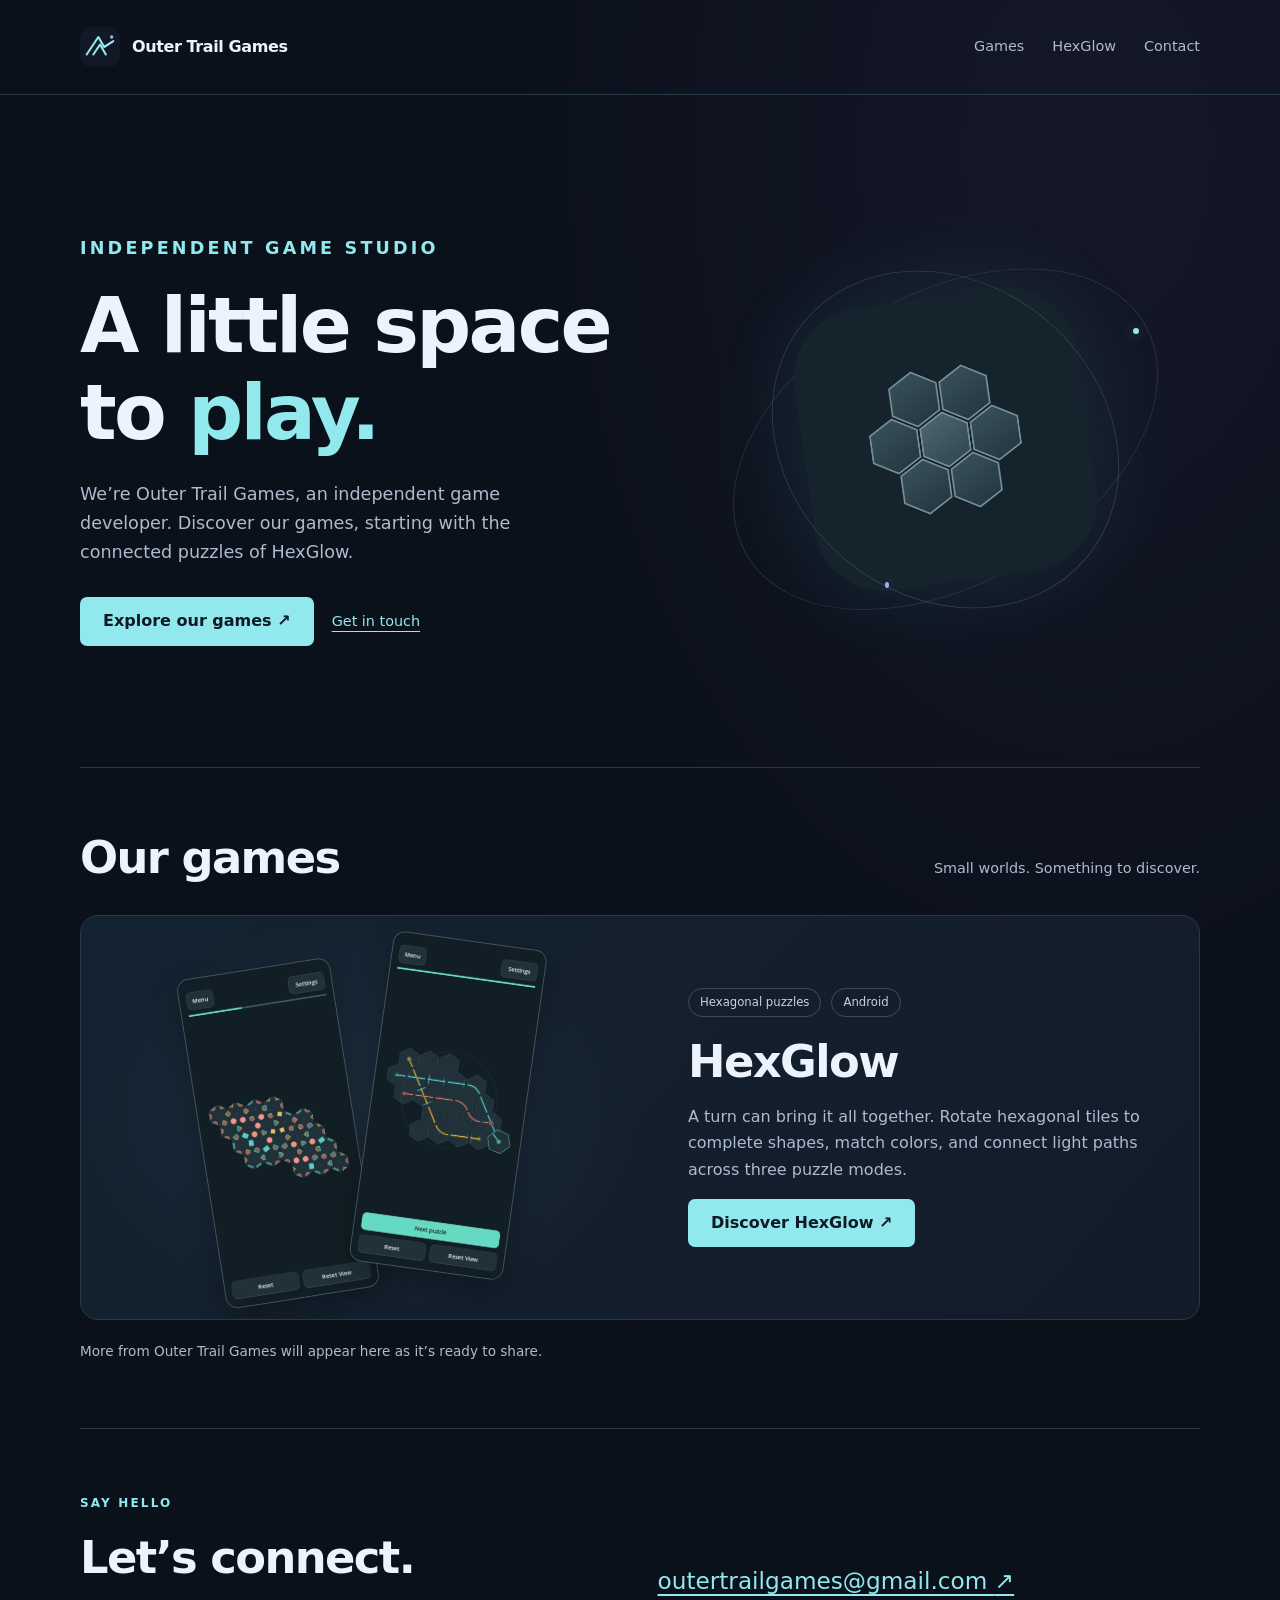
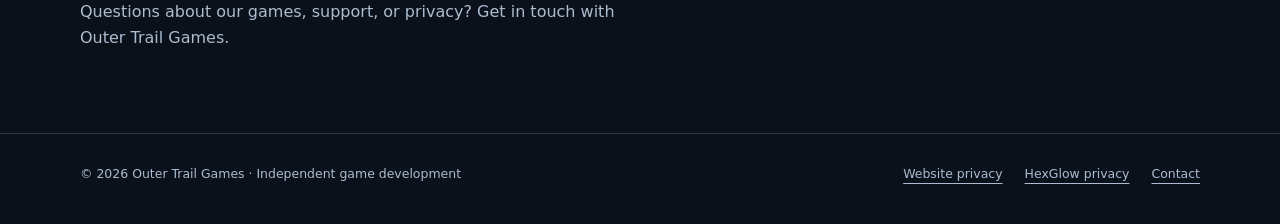
<file: index.html>
<!doctype html>
<html lang="en">
<head>
<meta charset="utf-8">
<meta name="viewport" content="width=device-width, initial-scale=1">
<title>Outer Trail Games — Independent games</title>
<meta name="description" content="Independent games from Outer Trail Games. Explore HexGlow, a hexagonal tile puzzle game with Form, Match, and Flow modes.">
<meta name="robots" content="index, follow">
<meta name="theme-color" content="#0b111b">
<link rel="canonical" href="https://outertrailgames.github.io/">
<meta property="og:type" content="website">
<meta property="og:title" content="Outer Trail Games — Independent games">
<meta property="og:description" content="Independent games from Outer Trail Games. Explore HexGlow, a hexagonal tile puzzle game with Form, Match, and Flow modes.">
<meta property="og:url" content="https://outertrailgames.github.io/">
<meta property="og:site_name" content="Outer Trail Games">
<link rel="icon" href="/assets/mark.svg" type="image/svg+xml">
<link rel="stylesheet" href="/assets/style.css">
</head>
<body><a class="skip" href="#main">Skip to content</a>
<header class="site-header">
<div class="wrap header-inner"><a class="brand" href="/"><img src="/assets/mark.svg" alt="" width="40" height="40">Outer Trail Games</a>
<nav aria-label="Main navigation"><a href="/#games">Games</a><a href="/hexglow/">HexGlow</a><a href="/#contact">Contact</a>
</nav>
</div>
</header>
<main id="main">
<div class="wrap">
<section class="hero" aria-labelledby="intro">
<div>
<p class="eyebrow">Independent game studio</p>
<h1 id="intro">A little space<br>to <span class="accent">play.</span>
</h1>
<p>We’re Outer Trail Games, an independent game developer. Discover our games, starting with the connected puzzles of HexGlow.</p>
<div class="actions"><a class="button" href="#games">Explore our games <span aria-hidden="true">&nbsp;&#8599;</span></a><a class="quiet-link" href="#contact">Get in touch</a>
</div>
</div>
<div class="orbit" aria-hidden="true"><img src="/assets/images/hexglow-icon.png" alt="" width="512" height="512"><span class="star"></span><span class="star two"></span>
</div>
</section>
<section class="section" id="games" aria-labelledby="games-title">
<div class="section-heading">
<h2 id="games-title">Our games</h2>
<p>Small worlds. Something to discover.</p>
</div>
<article class="game-card">
<div class="game-art"><img src="/assets/images/shapes.png" alt="HexGlow Form puzzle with fragments at tile corners" width="390" height="844" loading="lazy"><img src="/assets/images/light.png" alt="HexGlow Flow puzzle with connected glowing paths" width="390" height="844" loading="lazy">
</div>
<div class="game-info">
<div class="tags"><span class="tag">Hexagonal puzzles</span><span class="tag">Android</span>
</div>
<h3>HexGlow</h3>
<p>A turn can bring it all together. Rotate hexagonal tiles to complete shapes, match colors, and connect light paths across three puzzle modes.</p><a class="button" href="/hexglow/">Discover HexGlow <span aria-hidden="true">&nbsp;&#8599;</span></a>
</div>
</article><!-- Future games: add another article.game-card here once there is an approved public announcement. See README for Digward. -->
<p class="future">More from Outer Trail Games will appear here as it’s ready to share.</p>
</section>
<section class="section contact" id="contact" aria-labelledby="contact-title">
<div>
<p class="eyebrow">Say hello</p>
<h2 id="contact-title">Let’s connect.</h2>
<p>Questions about our games, support, or privacy? Get in touch with Outer Trail Games.</p>
</div><a class="contact-address" href="mailto:outertrailgames@gmail.com">outertrailgames@gmail.com <span aria-hidden="true">&#8599;</span></a>
</section>
</div>
</main>
<footer>
<div class="wrap footer-inner"><span>&copy; 2026 Outer Trail Games · Independent game development</span>
<div class="footer-links"><a href="/privacy.html">Website privacy</a><a href="/hexglow/privacy.html">HexGlow privacy</a><a href="mailto:outertrailgames@gmail.com">Contact</a>
</div>
</div>
</footer>
</body>
</html>
</file>
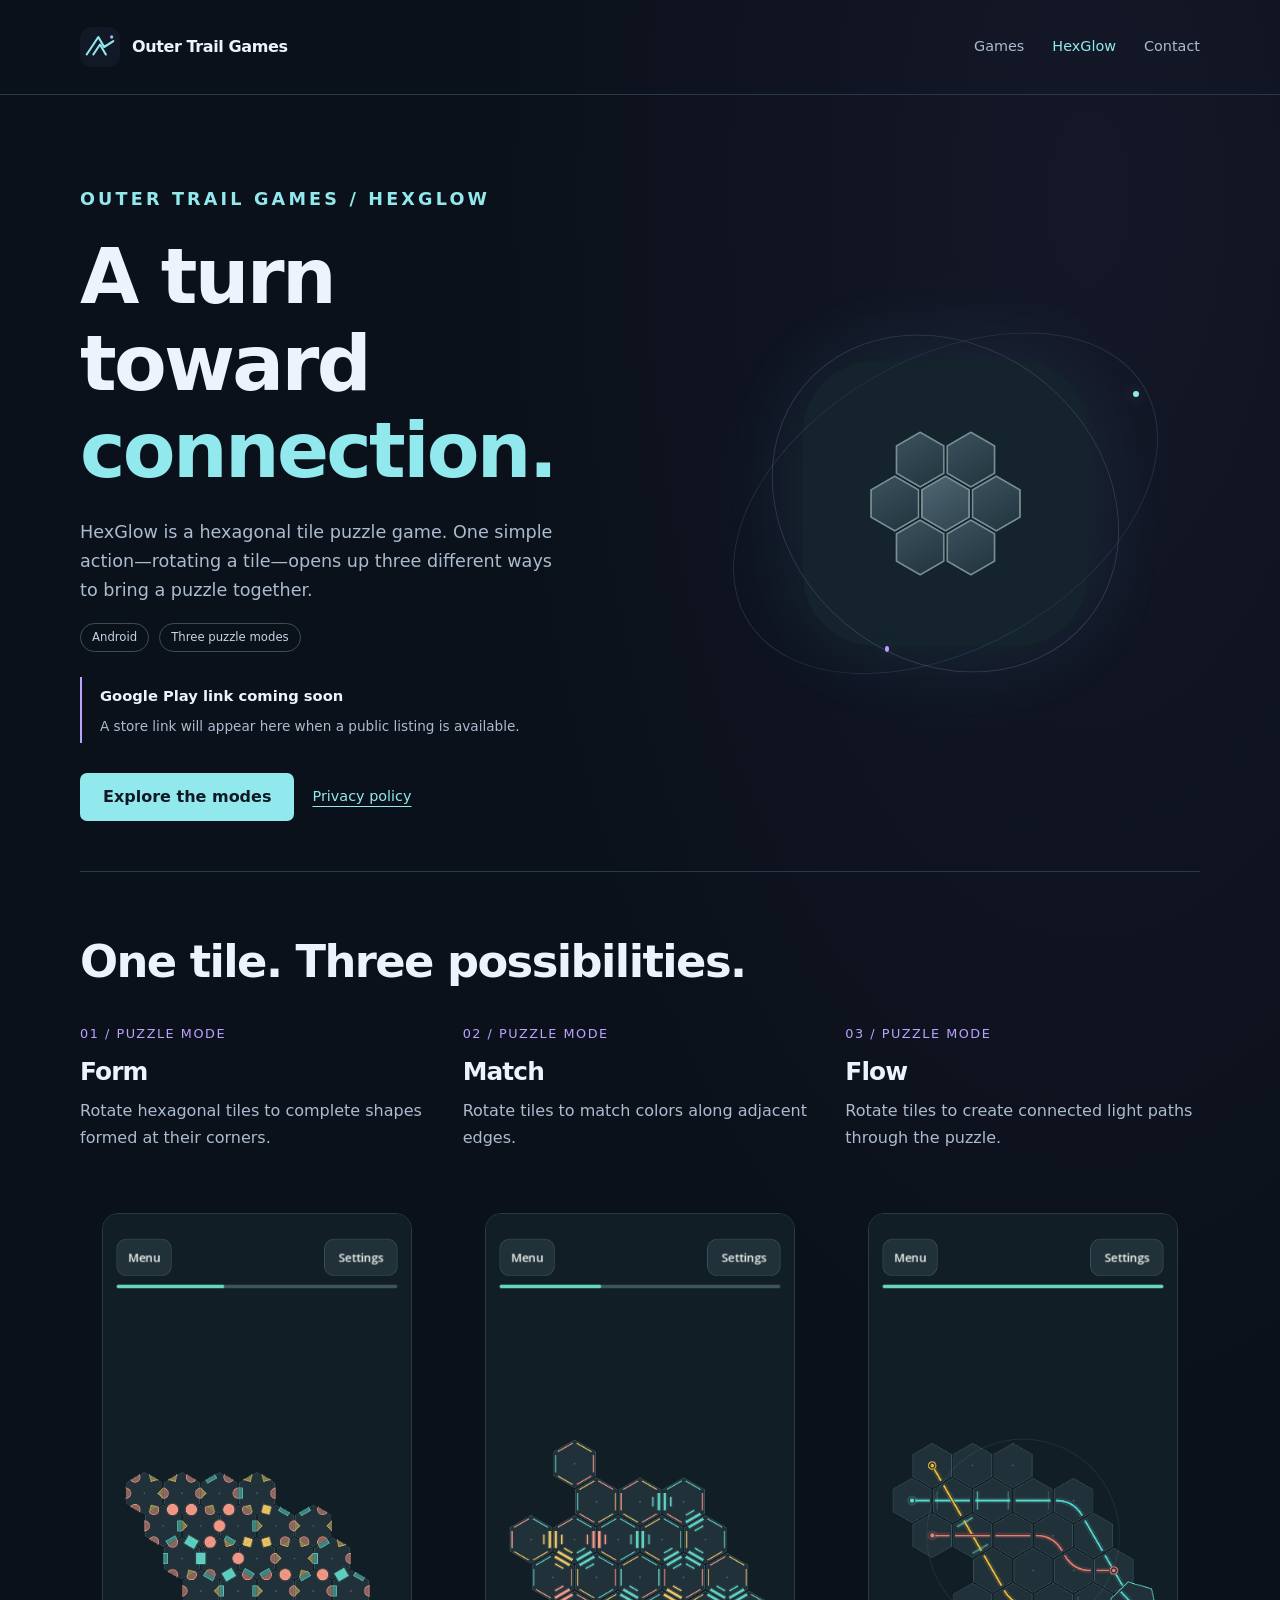
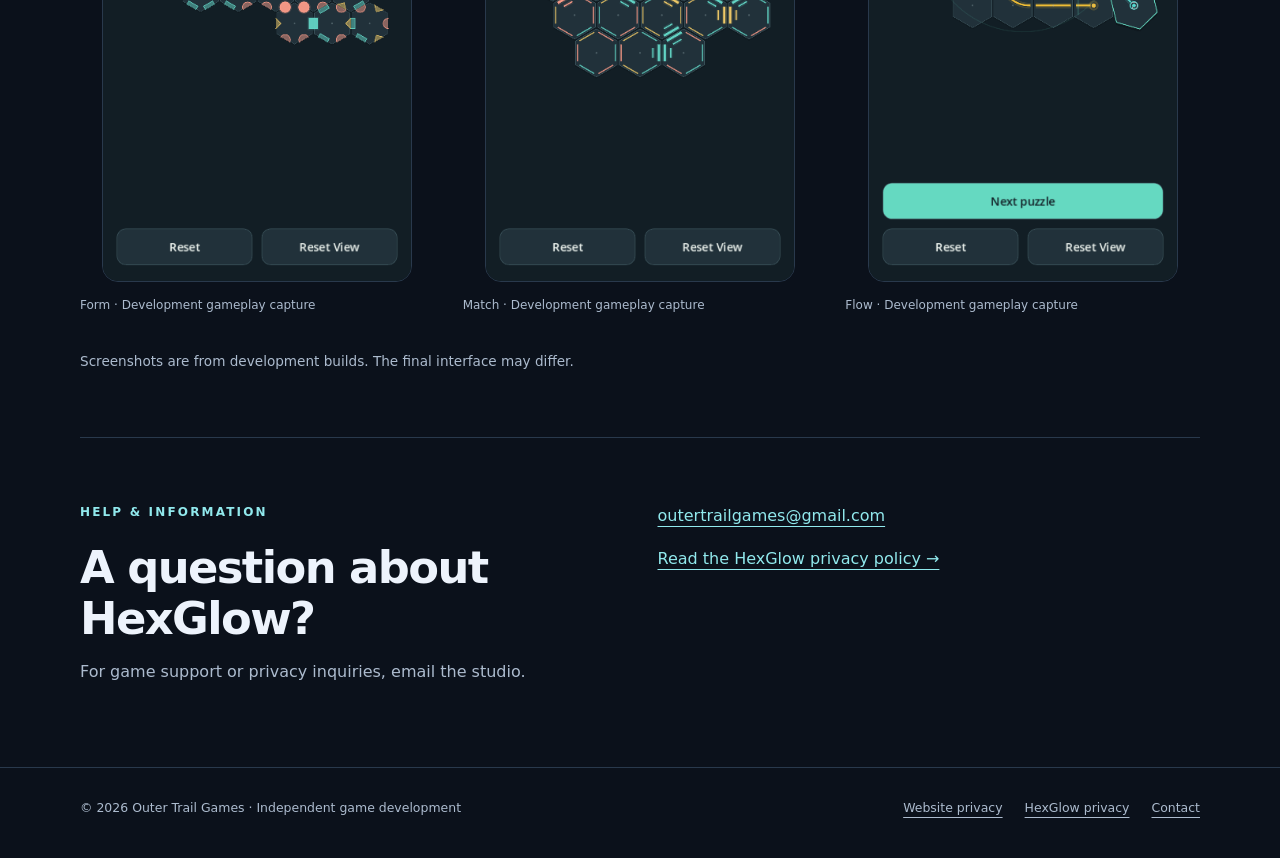
<file: hexglow/index.html>
<!doctype html>
<html lang="en">
<head>
<meta charset="utf-8">
<meta name="viewport" content="width=device-width, initial-scale=1">
<title>HexGlow — Outer Trail Games</title>
<meta name="description" content="Explore HexGlow's Form, Match, and Flow modes: complete corner shapes, match edge colors, and connect light paths.">
<meta name="robots" content="index, follow">
<meta name="theme-color" content="#0b111b">
<link rel="canonical" href="https://outertrailgames.github.io/hexglow/">
<meta property="og:type" content="website">
<meta property="og:title" content="HexGlow — Outer Trail Games">
<meta property="og:description" content="Explore HexGlow's Form, Match, and Flow modes: complete corner shapes, match edge colors, and connect light paths.">
<meta property="og:url" content="https://outertrailgames.github.io/hexglow/">
<meta property="og:site_name" content="Outer Trail Games">
<link rel="icon" href="/assets/mark.svg" type="image/svg+xml">
<link rel="stylesheet" href="/assets/style.css">
</head>
<body><a class="skip" href="#main">Skip to content</a>
<header class="site-header">
<div class="wrap header-inner"><a class="brand" href="/"><img src="/assets/mark.svg" alt="" width="40" height="40">Outer Trail Games</a>
<nav aria-label="Main navigation"><a href="/#games">Games</a><a href="/hexglow/" aria-current="page">HexGlow</a><a href="/#contact">Contact</a>
</nav>
</div>
</header>
<main id="main">
<div class="wrap">
<section class="hero game-hero">
<div>
<p class="eyebrow">Outer Trail Games / HexGlow</p>
<h1>A turn toward<br><span class="accent">connection.</span>
</h1>
<p>HexGlow is a hexagonal tile puzzle game. One simple action—rotating a tile—opens up three different ways to bring a puzzle together.</p>
<div class="tags"><span class="tag">Android</span><span class="tag">Three puzzle modes</span>
</div>
<div class="availability" id="availability"><strong>Google Play link coming soon</strong>
<p>A store link will appear here when a public listing is available.</p>
</div>
<div class="actions"><a href="#modes" class="button">Explore the modes</a><a class="quiet-link" href="/hexglow/privacy.html">Privacy policy</a>
</div>
</div>
<div class="orbit" aria-hidden="true"><img src="/assets/images/hexglow-icon.png" alt="" width="512" height="512"><span class="star"></span><span class="star two"></span>
</div>
</section>
<section id="modes" class="section">
<div class="section-heading">
<h2>One tile. Three possibilities.</h2>
</div>
<div class="modes">
<article class="mode">
<div><span class="mode-number">01 / PUZZLE MODE</span>
<h3>Form</h3>
<p>Rotate hexagonal tiles to complete shapes formed at their corners.</p>
</div>
<figure><img src="/assets/images/shapes.png" alt="Form mode: shape fragments meet at the corners of hexagonal tiles." width="390" height="844" loading="lazy">
<figcaption>Form · Development gameplay capture</figcaption>
</figure>
</article>
<article class="mode">
<div><span class="mode-number">02 / PUZZLE MODE</span>
<h3>Match</h3>
<p>Rotate tiles to match colors along adjacent edges.</p>
</div>
<figure><img src="/assets/images/colors.png" alt="Match mode: colored lines on the adjacent edges of a hexagonal puzzle." width="390" height="844" loading="lazy">
<figcaption>Match · Development gameplay capture</figcaption>
</figure>
</article>
<article class="mode">
<div><span class="mode-number">03 / PUZZLE MODE</span>
<h3>Flow</h3>
<p>Rotate tiles to create connected light paths through the puzzle.</p>
</div>
<figure><img src="/assets/images/light.png" alt="Flow mode: connected cyan, yellow, and coral light paths cross a hexagonal puzzle." width="390" height="844" loading="lazy">
<figcaption>Flow · Development gameplay capture</figcaption>
</figure>
</article>
</div>
<p class="future">Screenshots are from development builds. The final interface may differ.</p>
</section>
<section class="section contact">
<div>
<p class="eyebrow">Help &amp; information</p>
<h2>A question about HexGlow?</h2>
<p>For game support or privacy inquiries, email the studio.</p>
</div>
<div>
<p><a href="mailto:outertrailgames@gmail.com">outertrailgames@gmail.com</a>
</p><a href="/hexglow/privacy.html">Read the HexGlow privacy policy &#8594;</a>
</div>
</section>
</div>
</main>
<footer>
<div class="wrap footer-inner"><span>&copy; 2026 Outer Trail Games · Independent game development</span>
<div class="footer-links"><a href="/privacy.html">Website privacy</a><a href="/hexglow/privacy.html">HexGlow privacy</a><a href="mailto:outertrailgames@gmail.com">Contact</a>
</div>
</div>
</footer>
</body>
</html>
</file>
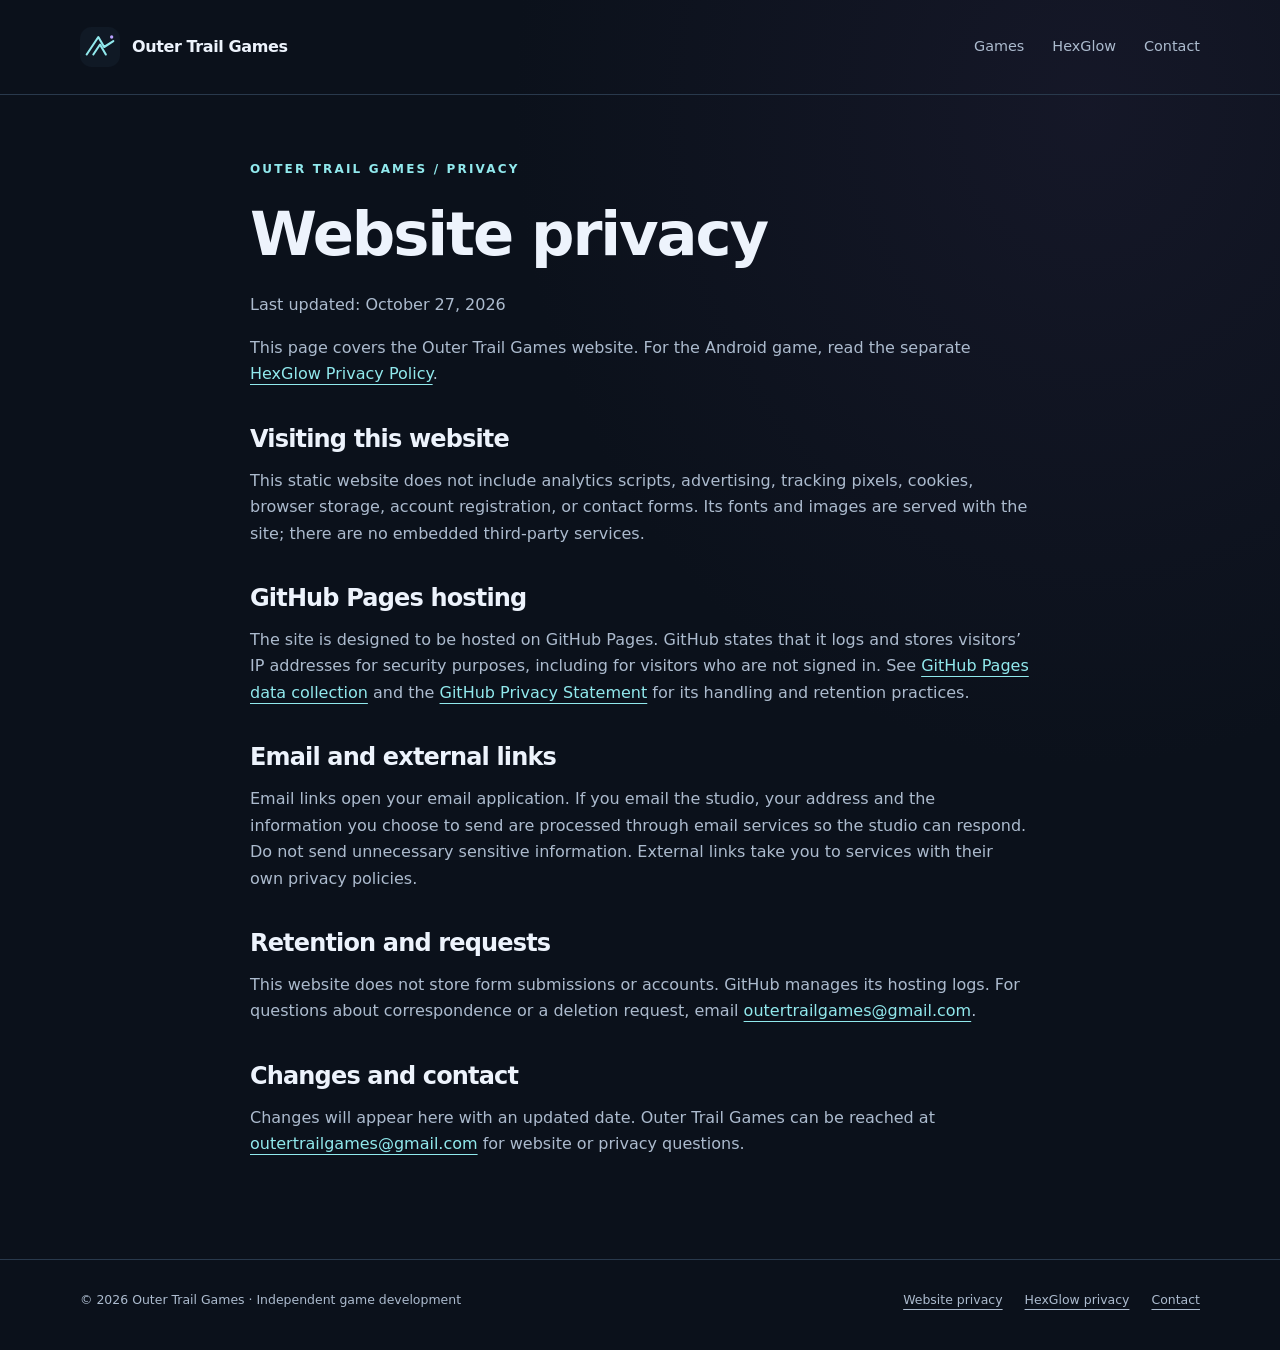
<file: privacy.html>
<!doctype html>
<html lang="en">
<head>
<meta charset="utf-8">
<meta name="viewport" content="width=device-width, initial-scale=1">
<title>Website Privacy — Outer Trail Games</title>
<meta name="description" content="How the Outer Trail Games website handles information, including GitHub Pages hosting and email contact.">
<meta name="robots" content="index, follow">
<meta name="theme-color" content="#0b111b">
<link rel="canonical" href="https://outertrailgames.github.io/privacy.html">
<meta property="og:type" content="website">
<meta property="og:title" content="Website Privacy — Outer Trail Games">
<meta property="og:description" content="How the Outer Trail Games website handles information, including GitHub Pages hosting and email contact.">
<meta property="og:url" content="https://outertrailgames.github.io/privacy.html">
<meta property="og:site_name" content="Outer Trail Games">
<link rel="icon" href="/assets/mark.svg" type="image/svg+xml">
<link rel="stylesheet" href="/assets/style.css">
</head>
<body><a class="skip" href="#main">Skip to content</a>
<header class="site-header">
<div class="wrap header-inner"><a class="brand" href="/"><img src="/assets/mark.svg" alt="" width="40" height="40">Outer Trail Games</a>
<nav aria-label="Main navigation"><a href="/#games">Games</a><a href="/hexglow/">HexGlow</a><a href="/#contact">Contact</a>
</nav>
</div>
</header>
<main id="main">
<article class="wrap document">
<p class="eyebrow">Outer Trail Games / Privacy</p>
<h1>Website privacy</h1>
<p>Last updated: <time datetime="2026-10-27">October 27, 2026</time>
</p>
<p>This page covers the Outer Trail Games website. For the Android game, read the separate <a href="/hexglow/privacy.html">HexGlow Privacy Policy</a>.</p>
<h2>Visiting this website</h2>
<p>This static website does not include analytics scripts, advertising, tracking pixels, cookies, browser storage, account registration, or contact forms. Its fonts and images are served with the site; there are no embedded third-party services.</p>
<h2>GitHub Pages hosting</h2>
<p>The site is designed to be hosted on GitHub Pages. GitHub states that it logs and stores visitors’ IP addresses for security purposes, including for visitors who are not signed in. See <a href="https://docs.github.com/en/pages/getting-started-with-github-pages/what-is-github-pages#data-collection">GitHub Pages data collection</a> and the <a href="https://docs.github.com/en/site-policy/privacy-policies/github-general-privacy-statement">GitHub Privacy Statement</a> for its handling and retention practices.</p>
<h2>Email and external links</h2>
<p>Email links open your email application. If you email the studio, your address and the information you choose to send are processed through email services so the studio can respond. Do not send unnecessary sensitive information. External links take you to services with their own privacy policies.</p>
<h2>Retention and requests</h2>
<p>This website does not store form submissions or accounts. GitHub manages its hosting logs. For questions about correspondence or a deletion request, email <a href="mailto:outertrailgames@gmail.com">outertrailgames@gmail.com</a>.</p>
<h2>Changes and contact</h2>
<p>Changes will appear here with an updated date. Outer Trail Games can be reached at <a href="mailto:outertrailgames@gmail.com">outertrailgames@gmail.com</a> for website or privacy questions.</p>
</article>
</main>
<footer>
<div class="wrap footer-inner"><span>&copy; 2026 Outer Trail Games · Independent game development</span>
<div class="footer-links"><a href="/privacy.html">Website privacy</a><a href="/hexglow/privacy.html">HexGlow privacy</a><a href="mailto:outertrailgames@gmail.com">Contact</a>
</div>
</div>
</footer>
</body>
</html>
</file>
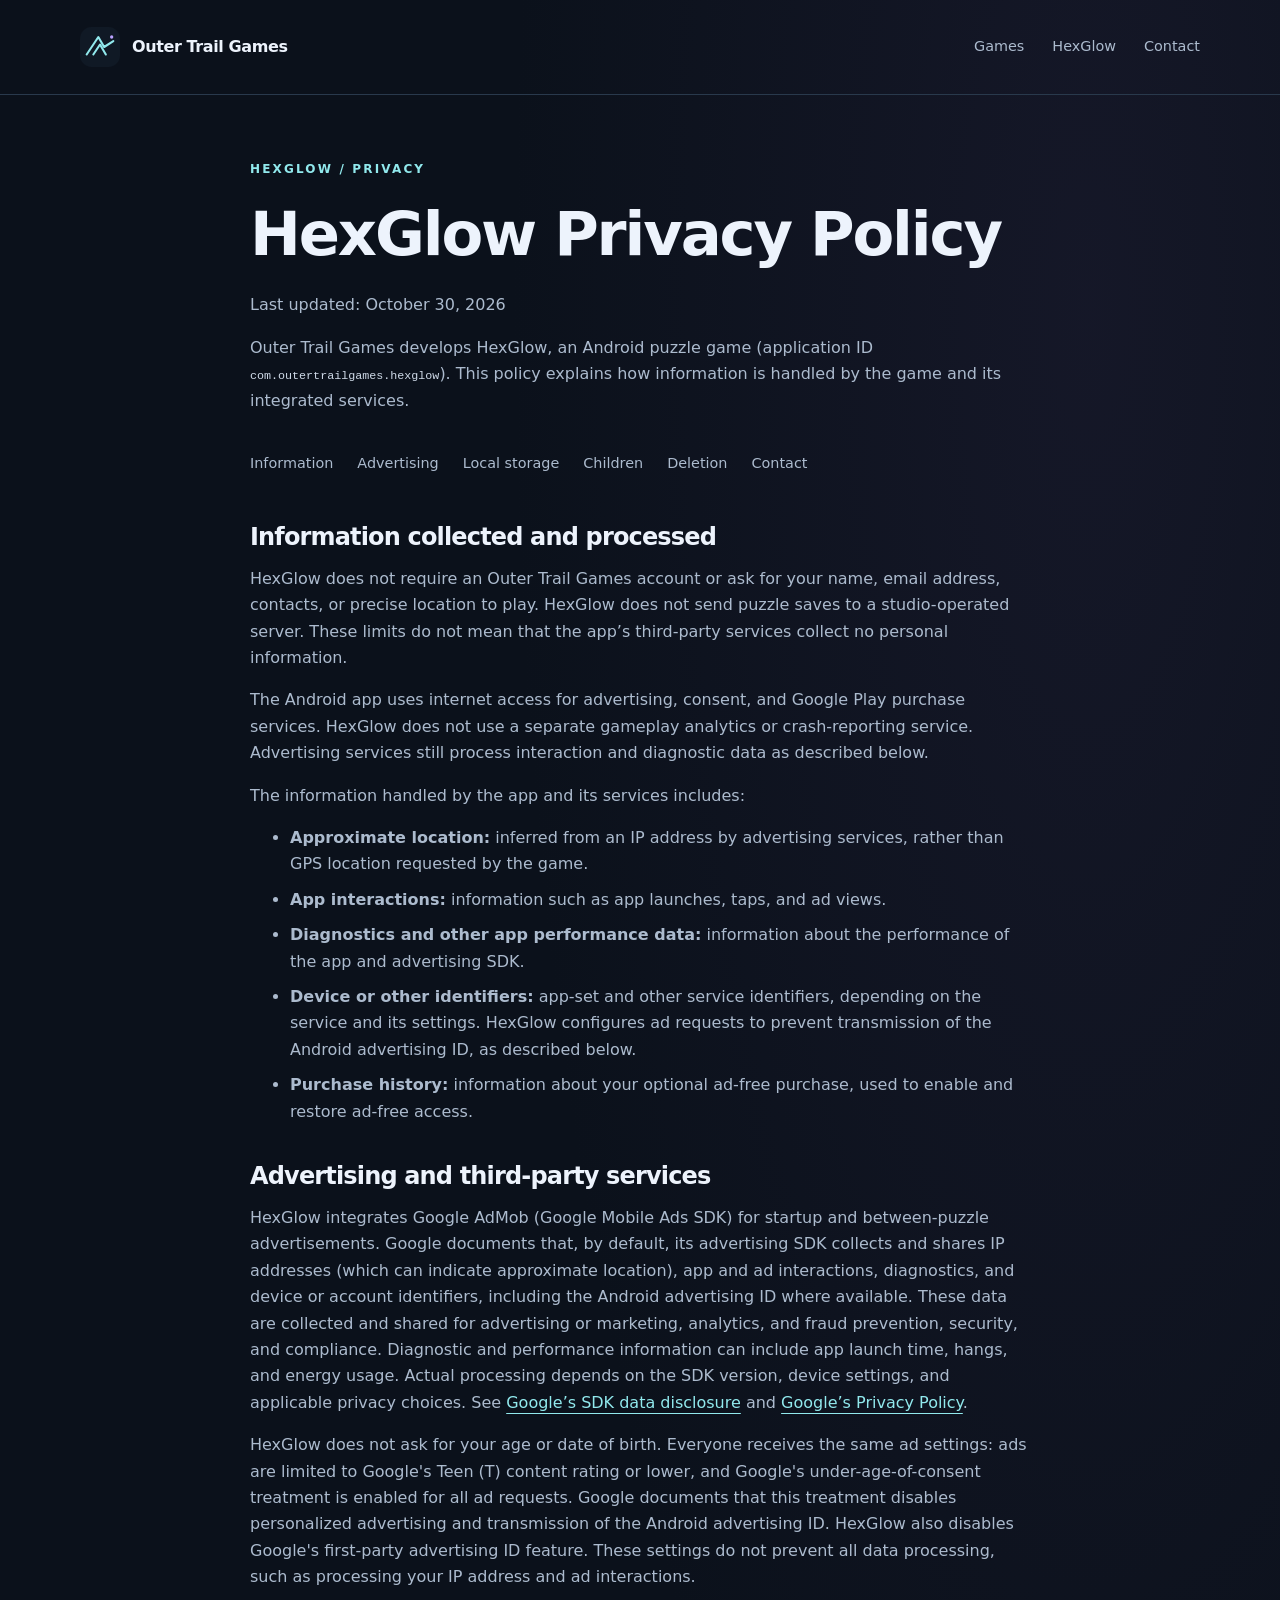
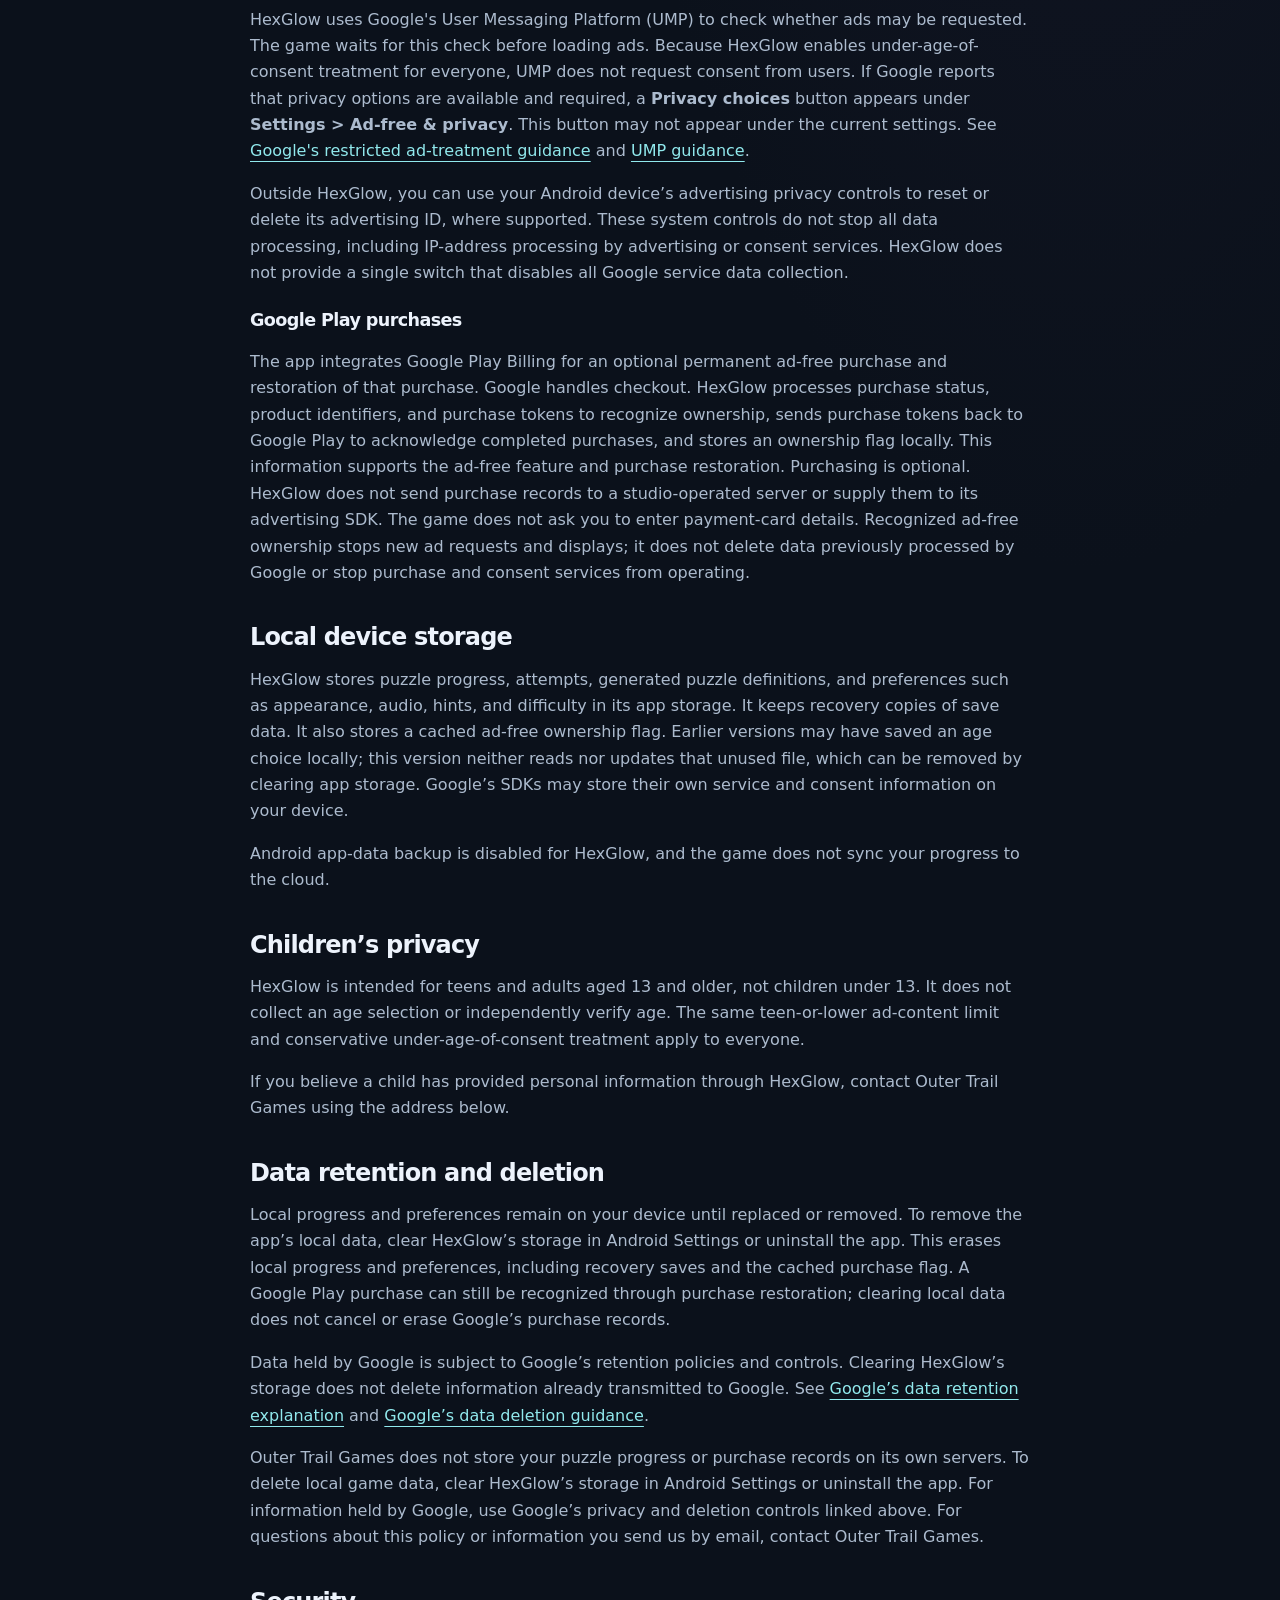
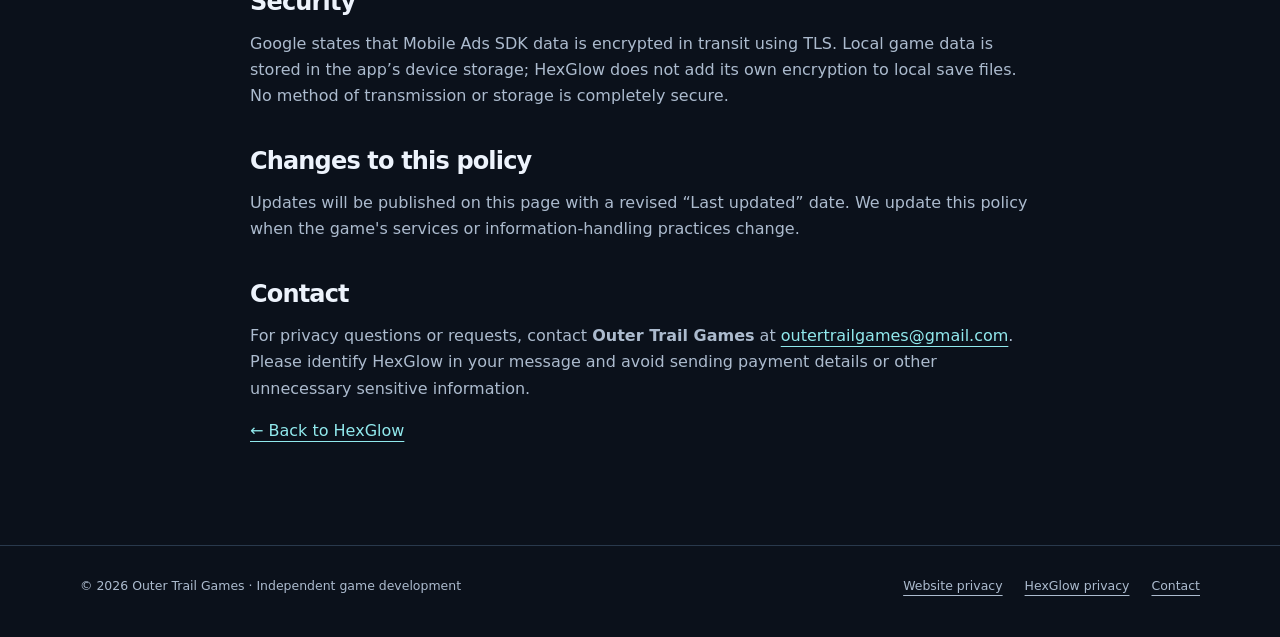
<file: hexglow/privacy.html>
<!doctype html>
<html lang="en">
<head>
<meta charset="utf-8">
<meta name="viewport" content="width=device-width, initial-scale=1">
<title>HexGlow Privacy Policy — Outer Trail Games</title>
<meta name="description" content="Privacy information for HexGlow, including advertising, Google Play purchases, local saves, privacy choices, and contact details.">
<meta name="robots" content="noindex, follow">
<meta name="theme-color" content="#0b111b">
<link rel="canonical" href="https://outertrailgames.github.io/hexglow/privacy.html">
<meta property="og:type" content="website">
<meta property="og:title" content="HexGlow Privacy Policy — Outer Trail Games">
<meta property="og:description" content="Privacy information for HexGlow, including advertising, Google Play purchases, local saves, privacy choices, and contact details.">
<meta property="og:url" content="https://outertrailgames.github.io/hexglow/privacy.html">
<meta property="og:site_name" content="Outer Trail Games">
<link rel="icon" href="/assets/mark.svg" type="image/svg+xml">
<link rel="stylesheet" href="/assets/style.css">
</head>
<body><a class="skip" href="#main">Skip to content</a>
<header class="site-header">
<div class="wrap header-inner"><a class="brand" href="/"><img src="/assets/mark.svg" alt="" width="40" height="40">Outer Trail Games</a>
<nav aria-label="Main navigation"><a href="/#games">Games</a><a href="/hexglow/">HexGlow</a><a href="/#contact">Contact</a>
</nav>
</div>
</header>
<main id="main">
<article class="wrap document">
<p class="eyebrow">HexGlow / Privacy</p>
<h1>HexGlow Privacy Policy</h1>
<p>Last updated: <time datetime="2026-10-30">October 30, 2026</time>
</p>
<p>Outer Trail Games develops HexGlow, an Android puzzle game (application ID <code>com.outertrailgames.hexglow</code>). This policy explains how information is handled by the game and its integrated services.</p>
<nav class="policy-nav" aria-label="Privacy policy sections"><a href="#information">Information</a><a href="#advertising">Advertising</a><a href="#storage">Local storage</a><a href="#children">Children</a><a href="#deletion">Deletion</a><a href="#contact">Contact</a>
</nav>
<h2 id="information">Information collected and processed</h2>
<p>HexGlow does not require an Outer Trail Games account or ask for your name, email address, contacts, or precise location to play. HexGlow does not send puzzle saves to a studio-operated server. These limits do not mean that the app’s third-party services collect no personal information.</p>
<p>The Android app uses internet access for advertising, consent, and Google Play purchase services. HexGlow does not use a separate gameplay analytics or crash-reporting service. Advertising services still process interaction and diagnostic data as described below.</p>
<p>The information handled by the app and its services includes:</p>
<ul>
<li><strong>Approximate location:</strong> inferred from an IP address by advertising services, rather than GPS location requested by the game.</li>
<li><strong>App interactions:</strong> information such as app launches, taps, and ad views.</li>
<li><strong>Diagnostics and other app performance data:</strong> information about the performance of the app and advertising SDK.</li>
<li><strong>Device or other identifiers:</strong> app-set and other service identifiers, depending on the service and its settings. HexGlow configures ad requests to prevent transmission of the Android advertising ID, as described below.</li>
<li><strong>Purchase history:</strong> information about your optional ad-free purchase, used to enable and restore ad-free access.</li>
</ul>
<h2 id="advertising">Advertising and third-party services</h2>
<p>HexGlow integrates Google AdMob (Google Mobile Ads SDK) for startup and between-puzzle advertisements. Google documents that, by default, its advertising SDK collects and shares IP addresses (which can indicate approximate location), app and ad interactions, diagnostics, and device or account identifiers, including the Android advertising ID where available. These data are collected and shared for advertising or marketing, analytics, and fraud prevention, security, and compliance. Diagnostic and performance information can include app launch time, hangs, and energy usage. Actual processing depends on the SDK version, device settings, and applicable privacy choices. See <a href="https://developers.google.com/admob/android/privacy/play-data-disclosure">Google’s SDK data disclosure</a> and <a href="https://policies.google.com/privacy">Google’s Privacy Policy</a>.</p>
<p>HexGlow does not ask for your age or date of birth. Everyone receives the same ad settings: ads are limited to Google's Teen (T) content rating or lower, and Google's under-age-of-consent treatment is enabled for all ad requests. Google documents that this treatment disables personalized advertising and transmission of the Android advertising ID. HexGlow also disables Google's first-party advertising ID feature. These settings do not prevent all data processing, such as processing your IP address and ad interactions.</p>
<p>HexGlow uses Google's User Messaging Platform (UMP) to check whether ads may be requested. The game waits for this check before loading ads. Because HexGlow enables under-age-of-consent treatment for everyone, UMP does not request consent from users. If Google reports that privacy options are available and required, a <strong>Privacy choices</strong> button appears under <strong>Settings &gt; Ad-free &amp; privacy</strong>. This button may not appear under the current settings. See <a href="https://developers.google.com/admob/android/targeting#users_under_the_age_of_consent">Google's restricted ad-treatment guidance</a> and <a href="https://developers.google.com/admob/android/privacy/gdpr#tag_for_under_age_of_consent">UMP guidance</a>.</p>
<p>Outside HexGlow, you can use your Android device’s advertising privacy controls to reset or delete its advertising ID, where supported. These system controls do not stop all data processing, including IP-address processing by advertising or consent services. HexGlow does not provide a single switch that disables all Google service data collection.</p>
<h3>Google Play purchases</h3>
<p>The app integrates Google Play Billing for an optional permanent ad-free purchase and restoration of that purchase. Google handles checkout. HexGlow processes purchase status, product identifiers, and purchase tokens to recognize ownership, sends purchase tokens back to Google Play to acknowledge completed purchases, and stores an ownership flag locally. This information supports the ad-free feature and purchase restoration. Purchasing is optional. HexGlow does not send purchase records to a studio-operated server or supply them to its advertising SDK. The game does not ask you to enter payment-card details. Recognized ad-free ownership stops new ad requests and displays; it does not delete data previously processed by Google or stop purchase and consent services from operating.</p>
<h2 id="storage">Local device storage</h2>
<p>HexGlow stores puzzle progress, attempts, generated puzzle definitions, and preferences such as appearance, audio, hints, and difficulty in its app storage. It keeps recovery copies of save data. It also stores a cached ad-free ownership flag. Earlier versions may have saved an age choice locally; this version neither reads nor updates that unused file, which can be removed by clearing app storage. Google’s SDKs may store their own service and consent information on your device.</p>
<p>Android app-data backup is disabled for HexGlow, and the game does not sync your progress to the cloud.</p>
<h2 id="children">Children’s privacy</h2>
<p>HexGlow is intended for teens and adults aged 13 and older, not children under 13. It does not collect an age selection or independently verify age. The same teen-or-lower ad-content limit and conservative under-age-of-consent treatment apply to everyone.</p>
<p>If you believe a child has provided personal information through HexGlow, contact Outer Trail Games using the address below. </p>
<h2 id="deletion">Data retention and deletion</h2>
<p>Local progress and preferences remain on your device until replaced or removed. To remove the app’s local data, clear HexGlow’s storage in Android Settings or uninstall the app. This erases local progress and preferences, including recovery saves and the cached purchase flag. A Google Play purchase can still be recognized through purchase restoration; clearing local data does not cancel or erase Google’s purchase records.</p>
<p>Data held by Google is subject to Google’s retention policies and controls. Clearing HexGlow’s storage does not delete information already transmitted to Google. See <a href="https://policies.google.com/technologies/retention">Google’s data retention explanation</a> and <a href="https://support.google.com/accounts/answer/3024190">Google’s data deletion guidance</a>.</p>
<p>Outer Trail Games does not store your puzzle progress or purchase records on its own servers. To delete local game data, clear HexGlow’s storage in Android Settings or uninstall the app. For information held by Google, use Google’s privacy and deletion controls linked above. For questions about this policy or information you send us by email, contact Outer Trail Games.</p>
<h2>Security</h2>
<p>Google states that Mobile Ads SDK data is encrypted in transit using TLS. Local game data is stored in the app’s device storage; HexGlow does not add its own encryption to local save files. No method of transmission or storage is completely secure.</p>
<h2>Changes to this policy</h2>
<p>Updates will be published on this page with a revised “Last updated” date. We update this policy when the game's services or information-handling practices change.</p>
<h2 id="contact">Contact</h2>
<p>For privacy questions or requests, contact <strong>Outer Trail Games</strong> at <a href="mailto:outertrailgames@gmail.com">outertrailgames@gmail.com</a>. Please identify HexGlow in your message and avoid sending payment details or other unnecessary sensitive information.</p>
<p><a href="/hexglow/">&#8592; Back to HexGlow</a>
</p>
</article>
</main>
<footer>
<div class="wrap footer-inner"><span>&copy; 2026 Outer Trail Games · Independent game development</span>
<div class="footer-links"><a href="/privacy.html">Website privacy</a><a href="/hexglow/privacy.html">HexGlow privacy</a><a href="mailto:outertrailgames@gmail.com">Contact</a>
</div>
</div>
</footer>
</body>
</html>
</file>
<file: assets/style.css>
/* Shared, buildless styles. No remote fonts or assets. */
:root{color-scheme:dark;--bg:#0b111b;--panel:#121d2b;--ink:#edf3fc;--muted:#acbbce;--cyan:#91e9ed;--line:#29394c;--purple:#baa2ff}
*{box-sizing:border-box}
html{scroll-behavior:auto}
body{margin:0;background:radial-gradient(ellipse at 85% 8%,#24213b66,transparent 36rem),var(--bg);color:var(--ink);font-family:system-ui,-apple-system,BlinkMacSystemFont,"Segoe UI",sans-serif;line-height:1.65}
a{color:var(--cyan);text-underline-offset:5px}
a:hover{color:#fff}
a:focus-visible{outline:3px solid var(--purple);outline-offset:6px;border-radius:3px}
img{max-width:100%;height:auto;display:block}
h1,h2,h3,p{margin-top:0}
h1,h2,h3{line-height:1.13;letter-spacing:-.035em}
h1{font-size:clamp(2.8rem,6vw,5.6rem);font-weight:650;margin-bottom:1.5rem}
h2{font-size:clamp(1.9rem,3.5vw,3rem)}
h3{font-size:1.55rem}
p{color:var(--muted)}
.wrap{width:min(1120px,calc(100% - 48px));margin:auto}
.skip{position:absolute;left:20px;top:-100px;background:var(--ink);color:var(--bg);padding:12px;z-index:5}
.skip:focus{top:12px}
.site-header{border-bottom:1px solid var(--line)}
.header-inner{min-height:94px;display:flex;align-items:center;justify-content:space-between;gap:24px}
.brand{display:flex;align-items:center;gap:12px;text-decoration:none;color:var(--ink);font-weight:650;letter-spacing:-.025em}
.brand img{width:40px;height:40px}
nav{display:flex;gap:28px;flex-wrap:wrap}
nav a{color:var(--muted);font-size:.9rem;text-decoration:none;padding:10px 0}
nav a[aria-current=page]{color:var(--cyan)}
.eyebrow{font-size:.75rem;font-weight:650;letter-spacing:.18em;text-transform:uppercase;color:var(--cyan);margin-bottom:20px}
.hero{display:grid;grid-template-columns:1.1fr 1fr;align-items:center;gap:50px;padding:90px 0 72px}
.hero p{max-width:480px;font-size:1.1rem}
.accent{color:var(--cyan)}
.actions{display:flex;gap:18px;align-items:center;flex-wrap:wrap;margin-top:30px}
.button{display:inline-flex;align-items:center;justify-content:center;min-height:48px;padding:11px 23px;border-radius:7px;text-decoration:none;background:var(--cyan);color:#101925;font-weight:650}
.button:hover{background:#c1f9fa;color:#101925}
.quiet-link{font-size:.9rem}
.orbit{position:relative;aspect-ratio:1;display:grid;place-items:center;background:radial-gradient(circle,#54c9df12,transparent 65%)}
.orbit:before,.orbit:after{content:"";position:absolute;border:1px solid #52668355;border-radius:50%;width:90%;height:90%;transform:rotate(-30deg) scaleY(.63)}
.orbit:after{width:72%;height:72%;transform:rotate(40deg) scaleY(.85);border-color:#9283bb44}
.orbit img{width:56%;border-radius:25%;transform:rotate(-8deg);box-shadow:0 0 90px #57ccdc14}
.star{position:absolute;width:6px;height:6px;background:var(--cyan);border-radius:50%;box-shadow:0 0 15px #91e9ed66;top:28%;right:12%}
.star.two{top:78%;right:61%;width:4px;background:var(--purple)}
.section{padding:65px 0;border-top:1px solid var(--line)}
.section-heading{display:flex;align-items:baseline;justify-content:space-between;gap:20px;margin-bottom:32px}
.section-heading h2{margin:0}
.section-heading p{margin:0;font-size:.9rem}
.game-card{display:grid;grid-template-columns:1fr 1fr;border:1px solid var(--line);border-radius:18px;overflow:hidden;background:linear-gradient(130deg,#142331,#131b29)}
.game-art{min-height:330px;display:flex;justify-content:center;align-items:center;gap:16px;overflow:hidden;background:radial-gradient(ellipse,#37536544,transparent 70%);padding:35px}
.game-art img{width:35%;max-width:155px;border-radius:12px;border:1px solid #40545c;box-shadow:0 12px 28px #0004}
.game-art img:first-child{transform:rotate(-9deg) translateY(16px)}
.game-art img:last-child{transform:rotate(8deg) translateY(-12px)}
.game-info{padding:48px;align-self:center}
.game-info h3{font-size:2.8rem;margin-bottom:16px}
.tags{display:flex;gap:10px;flex-wrap:wrap;margin-bottom:20px}
.tag{border:1px solid #3c4c60;border-radius:100px;color:#c5d3e3;font-size:.73rem;padding:4px 11px}
.future{font-size:.85rem;margin:20px 0 0}
.contact{display:grid;grid-template-columns:1fr 1fr;gap:35px}
.contact h2{margin-bottom:15px}
.contact a{overflow-wrap:anywhere}
.contact-address{align-self:center;font-size:clamp(1rem,2.2vw,1.45rem)}
footer{border-top:1px solid var(--line);padding:30px 0 40px}
.footer-inner{display:flex;justify-content:space-between;gap:24px;flex-wrap:wrap;font-size:.78rem;color:var(--muted)}
.footer-links{display:flex;gap:22px;flex-wrap:wrap}
.footer-links a{color:var(--muted)}
.game-hero{padding-bottom:50px}
.game-hero .orbit img{transform:none}
.availability{border-left:2px solid var(--purple);padding:6px 0 6px 18px;margin-top:25px}
.availability strong{color:var(--ink);font-size:.92rem}
.availability p{font-size:.85rem;margin:5px 0 0}
.modes{display:grid;grid-template-columns:repeat(3,1fr);gap:28px}
.mode-number{color:var(--purple);font-size:.8rem;letter-spacing:.12em}
.mode h3{margin:12px 0}
.mode p{min-height:90px}
.mode figure{margin:25px 0 0}
.mode img{width:100%;max-width:310px;margin:auto;border:1px solid var(--line);border-radius:16px}
.mode figcaption{font-size:.75rem;color:var(--muted);margin:14px 0}
.document{max-width:780px;padding:65px 0 85px}
.document h1{font-size:clamp(2.4rem,5vw,3.8rem)}
.document h2{font-size:1.5rem;margin:38px 0 15px}
.document h3{font-size:1.1rem;margin-top:25px}
.document li{color:var(--muted);margin-bottom:9px}
.document p,.document li{overflow-wrap:anywhere}
.notice{border:1px solid #63547e;border-left:3px solid var(--purple);padding:20px 24px;border-radius:8px;background:#211e31;margin:28px 0}
.notice p:last-child{margin-bottom:0}
.policy-nav{display:flex;gap:10px 24px;flex-wrap:wrap;margin:28px 0;font-size:.88rem}
.not-found{min-height:62vh;padding:90px 0}
.not-found p{max-width:500px}
code{font-size:.9em;color:#d0dbe9}
@media(max-width:760px){.header-inner{padding:18px 0;gap:10px;flex-wrap:wrap;min-height:0}
nav{gap:22px}
.hero{grid-template-columns:1fr;gap:15px;padding:55px 0 45px}
.hero .orbit{max-width:350px;width:100%;margin:auto}
.hero h1{max-width:600px}
.section{padding:45px 0}
.section-heading{display:block}
.section-heading p{margin-top:12px}
.game-card{grid-template-columns:1fr}
.game-art{min-height:290px;max-height:340px}
.game-info{padding:30px}
.contact{grid-template-columns:1fr;gap:0}
.modes{grid-template-columns:1fr}
.mode{display:grid;grid-template-columns:1fr 1fr;gap:24px;align-items:center}
.mode p{min-height:0}
.mode figure{margin:0}
.mode img{max-width:230px}
.game-hero .orbit{max-width:240px}
.document{padding-top:45px}
}
@media(max-width:420px){.wrap{width:calc(100% - 32px)}
.brand{font-size:.95rem}
nav{gap:20px}
.mode{grid-template-columns:1fr}
.mode figure{margin:0 30px 20px}
.actions{gap:20px}
h1{font-size:2.8rem}
.hero .orbit{max-width:280px}
.footer-inner{gap:18px}
}
@media(prefers-reduced-motion:reduce){*{scroll-behavior:auto}
}
</file>
